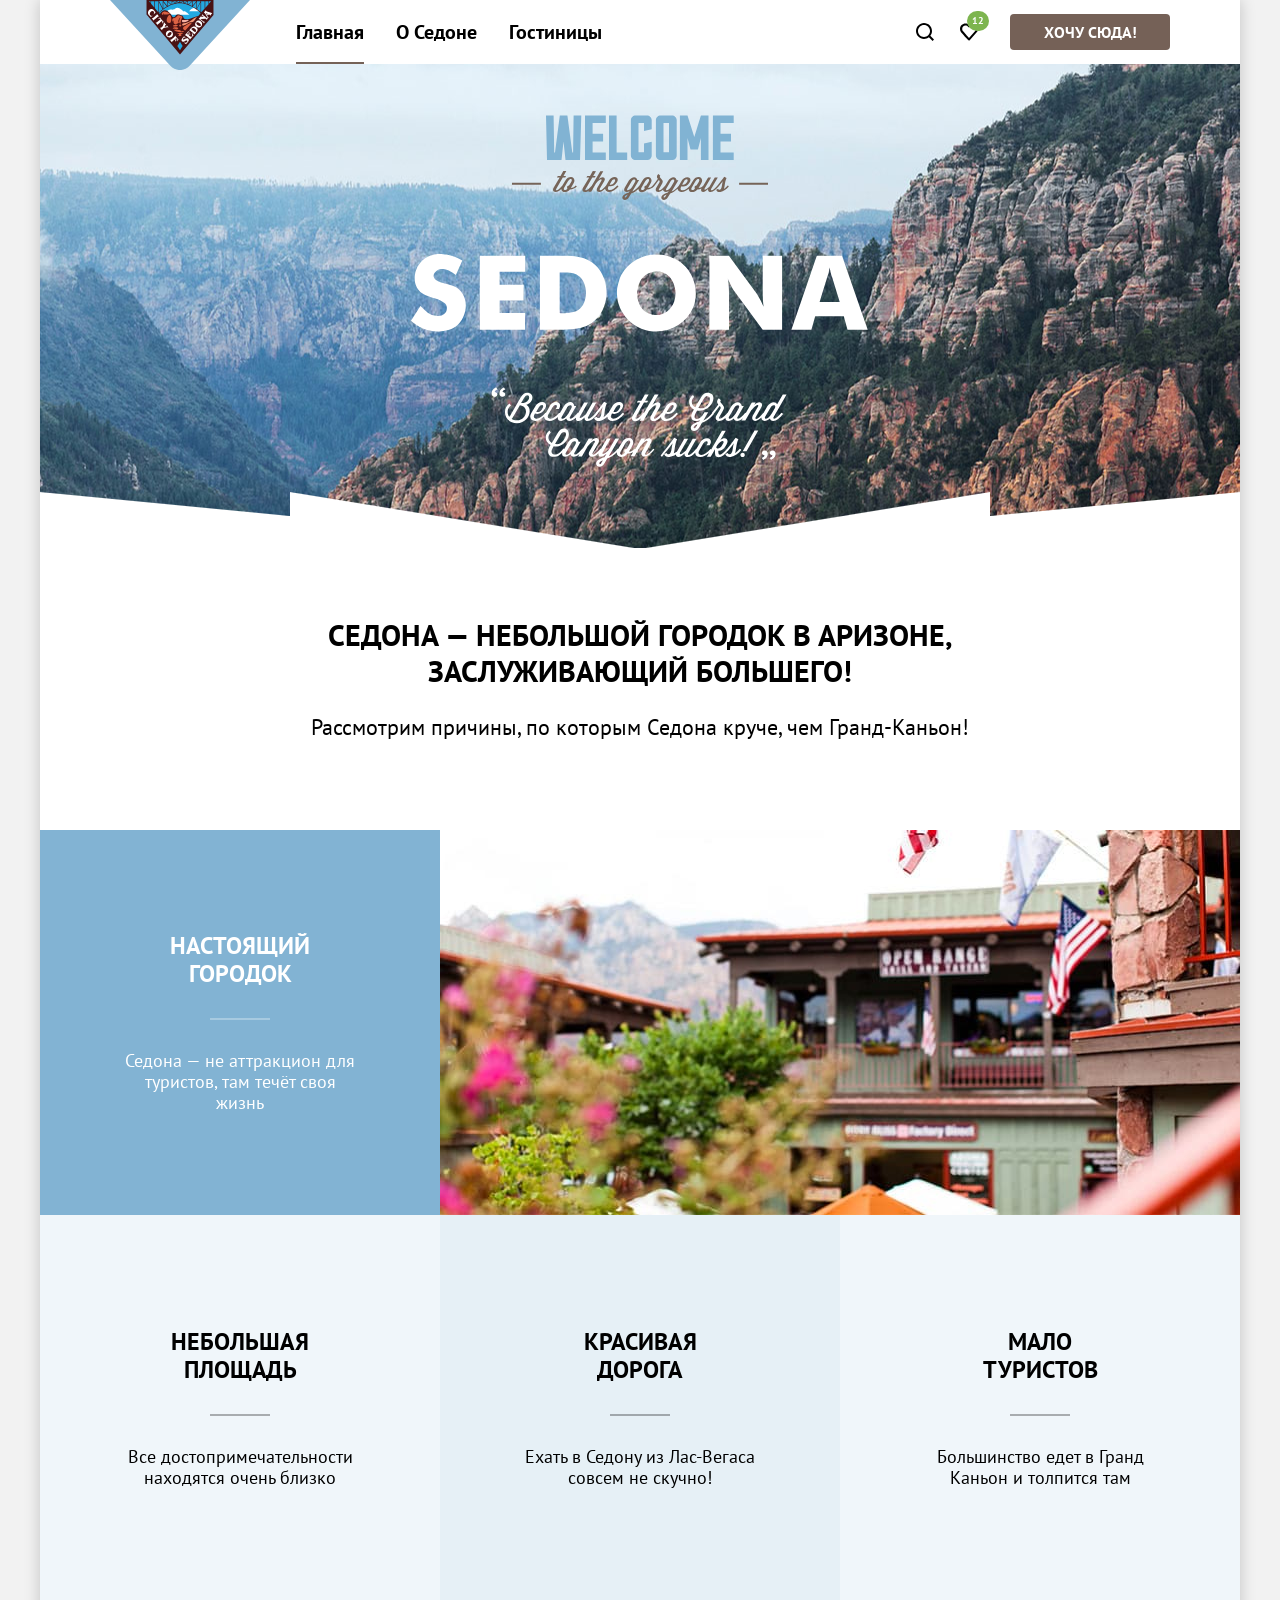
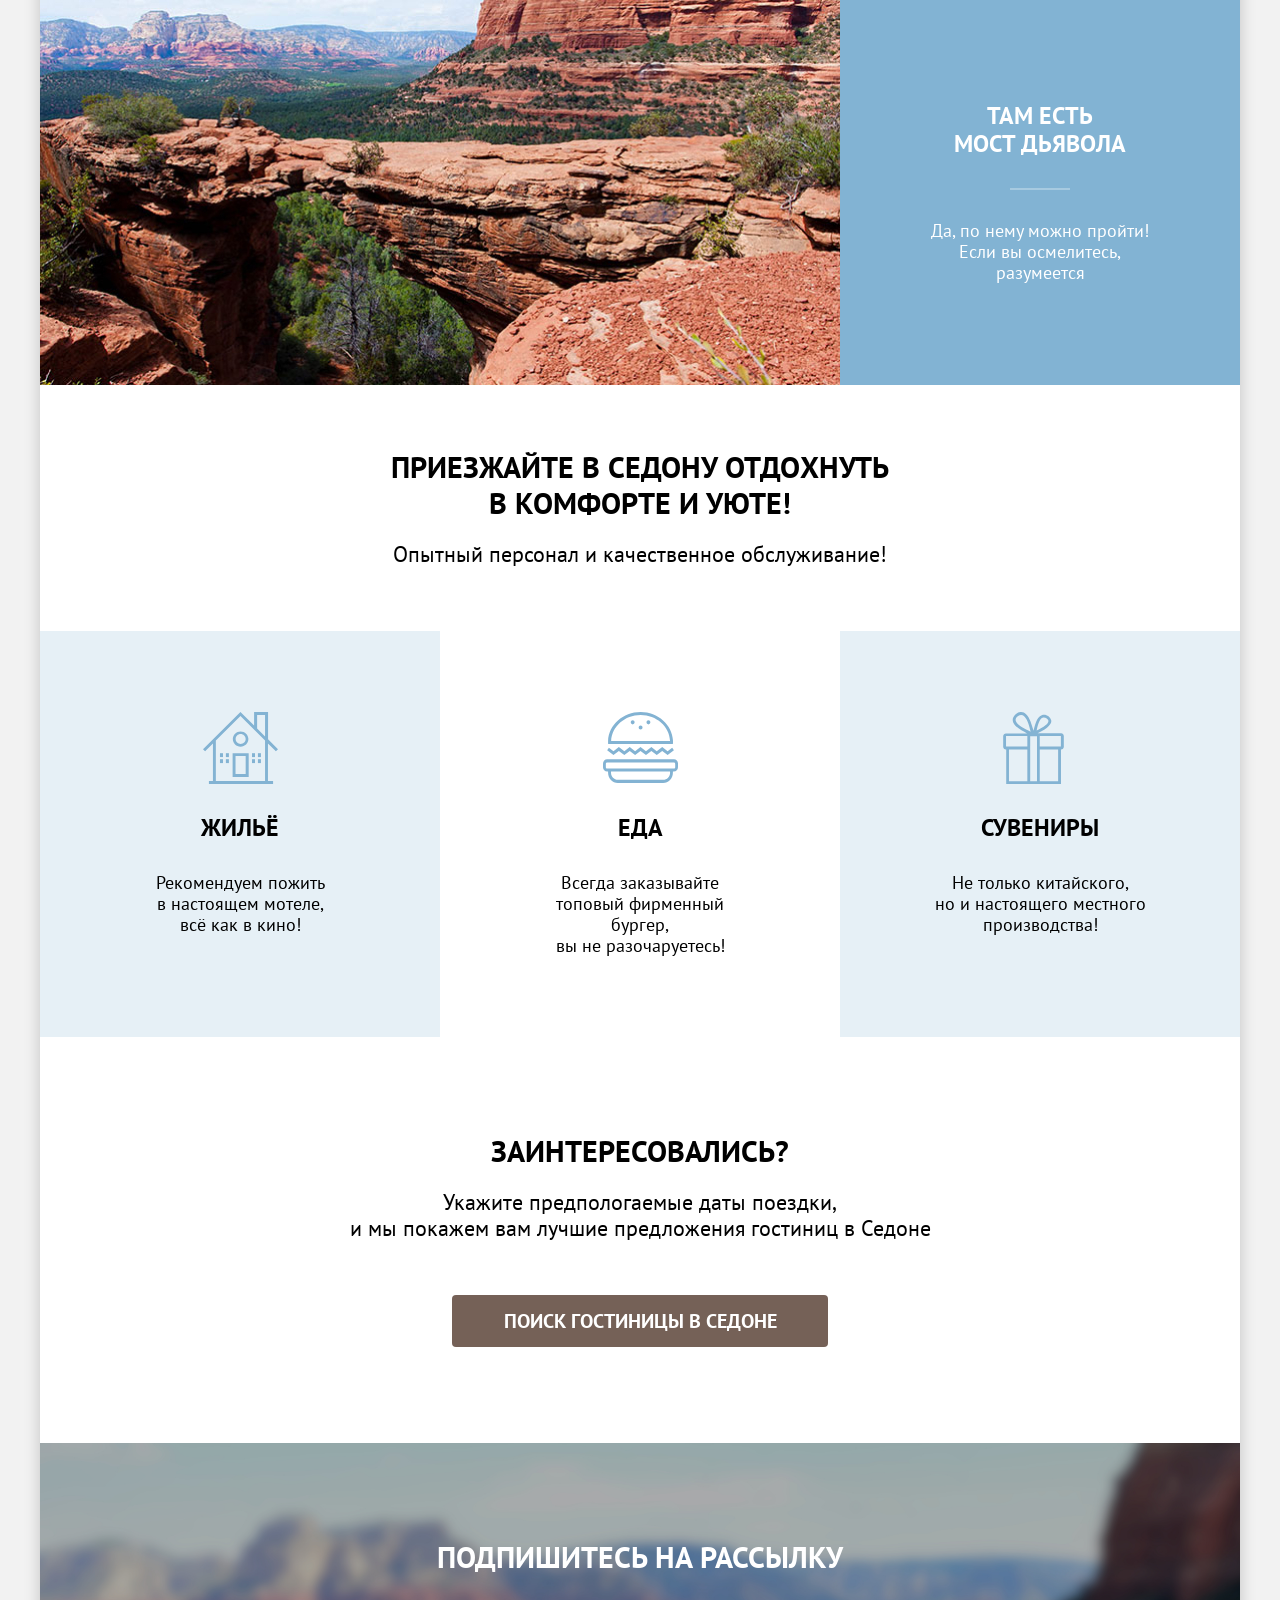
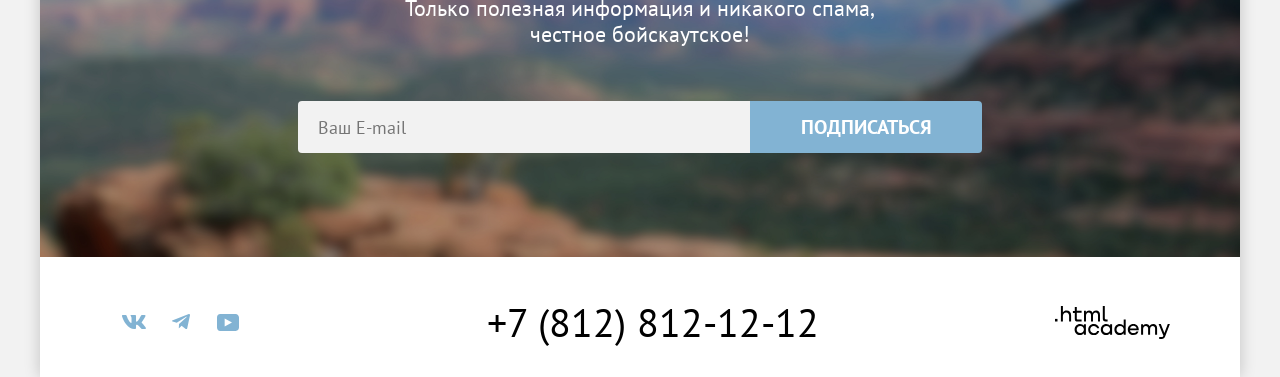
<file: index.html>
<!DOCTYPE html>
<html lang="ru">

  <head>
    <meta charset="utf-8">
    <title>HTML Academy: Седона</title>
    <link rel="stylesheet" href="styles/styles.css">
    <link rel="icon" href="favicon.ico" type="image/x-icon">
  </head>

  <body>
   <div class="page-container">
    <header class="page-header">
      <a class="logo" href="index.html">
        <img src="images/logo.svg" width="140" height="70" alt="Логотип Седона">
      </a>

      <nav class="navigation">
        <ul class="navigation-list">
          <li class="navigation-item">
            <a class="navigation-link active" href="#">
              <span class="navigation-text">Главная</span>
            </a>
          </li>
          <li class="navigation-item">
            <a class="navigation-link" href="#">
              <span class="navigation-text">О Седоне</span>
            </a>
          </li>
          <li class="navigation-item">
            <a class="navigation-link" href="catalog.html">
              <span class="navigation-text">Гостиницы</span>
            </a>
          </li>
        </ul>

        <ul class="navigation-list-buttons">
          <li class="navigation-item">
             <a class="navigation-button search" href="#">
              <span class="visually-hidden">Поиск</span>
             </a>
          </li>
          <li class="navigation-item">
             <a class="navigation-button favorite" href="#">
              <span class="visually-hidden">Избранное</span>
              <span class="favorite-number">12</span>
             </a>
          </li>
          <li class="navigation-item">
            <button class="join-button" type="button">Хочу сюда!</button>
          </li>
        </ul>
      </nav>
    </header>

    <main class="main-container page-main">

      <h1 class="page-main-title visually-hidden">Город Седона</h1>
      <section class="welcome">
        <h2 class="welcome-title title visually-hidden">Добро пожаловать в Седону!</h2>
        <img class="welcome-logo" src="images/welcome.svg" width="458" height="352" alt="Welcome to the gorgeous Sedona 'Because the Grand Canyon sucks!'">
      </section>

      <section class="advantages-preview">
        <h2 class="advantages-preview-title">Седона — небольшой городок в Аризоне,<br>заслуживающий большего!</h2>
        <p class="advantages-preview-description">Рассмотрим причины, по которым Седона круче, чем Гранд-Каньон!</p>
      </section>

      <section class="advantages">
        <h2 class="advantages-title visually-hidden">Преимущества</h2>
        <ul class="advantages-list">
          <li class="advantages-row blue">
           <div class="advantages-text">
            <h3 class="advantages-item-title blue">Настоящий<br>городок</h3>
            <p class="advantages-item-description blue">Седона — не аттракцион для<br>туристов, там течёт своя<br>жизнь</p>
           </div>
            <img class="advantages-img blue" src="images/photo-1.jpg" width="800" height="385" alt="Фото города">
          </li>
          <li class="advantages-small light-grey">
            <h3 class="advantages-item-title light-grey">Небольшая<br>площадь</h3>
            <p class="advantages-item-description">Все достопримечательности<br>находятся очень близко</p>
          </li>
          <li class="advantages-small grey">
            <h3 class="advantages-item-title grey">Красивая<br>дорога</h3>
            <p class="advantages-item-description">Ехать в Седону из Лас-Вегаса<br>совсем не скучно!</p>
          </li>
          <li class="advantages-small light-grey">
            <h3 class="advantages-item-title light-grey">Мало<br>туристов</h3>
            <p class="advantages-item-description">Большинство едет в Гранд<br>Каньон и толпится там</p>
          </li>
          <li class="advantages-row blue">
            <img class="advantages-img blue" src="images/photo-2.jpg" width="800" height="385" alt="Фото моста">
           <div class="advantages-text">
            <h3 class="advantages-item-title blue">Там есть<br>мост дьявола</h3>
            <p class="advantages-item-description blue">Да, по нему можно пройти!<br>Если вы осмелитесь,<br>разумеется</p>
           </div>
          </li>
        </ul>
      </section>

      <section class="service-main-preview">
        <h2 class="service-preview-title">Приезжайте в Седону отдохнуть<br>в комфорте и уюте!</h2>
        <p class="service-preview-description">Опытный персонал и качественное обслуживание!</p>
      </section>

      <section class="service-main">
        <ul class="service-list">
          <li class="service-item grey">
            <span class="service-icon home"></span>
            <h3 class="service-item-title">Жильё</h3>
            <p class="service-item-description">Рекомендуем пожить <br> в настоящем мотеле, <br> всё как в кино!</p>
          </li>
          <li class="service-item white">
            <span class="service-icon food"></span>
            <h3 class="service-item-title">Еда</h3>
            <p class="service-item-description">Всегда заказывайте <br> топовый фирменный бургер, <br> вы не разочаруетесь!</p>
          </li>
          <li class="service-item grey">
            <span class="service-icon gift"></span>
            <h3 class="service-item-title">Сувениры</h3>
            <p class="service-item-description">Не только китайского, <br> но и настоящего местного производства!</p>
          </li>
        </ul>
      </section>

      <section class="intresting">
        <h2 class="intresting-title">Заинтересовались?</h2>
        <p class="intresting-description">Укажите предпологаемые даты поездки, <br> и мы покажем вам лучшие предложения гостиниц в Седоне</p>
        <button class="intresting-button" type="button">Поиск гостиницы в Седоне</button>
      </section>

      <section class="subscribe-index">
        <h2 class="subscribe-title index">Подпишитесь на рассылку</h2>
        <p class="subscribe-description index">Только полезная информация и никакого спама, <br> честное бойскаутское!</p>
        <form class="subscribe-form">
          <label for="subscribe-email" class="visually-hidden">Ваш E-mail</label>
          <input id="subscribe-email" class="subscribe-field" type="email" required placeholder="Ваш E-mail">
          <button class="subscribe-button" type="submit">Подписаться</button>
        </form>
      </section>
    </main>

    <footer class="page-footer">
      <ul class="social-list">
        <li class="social-item">
          <a class="social-link vk" href="https://vk.com/htmlacademy" target="_blank" title="Группа вконтакте HTML Academy">
            <span class="visually-hidden">ВКонтакте</span>
          </a>
        </li>
        <li class="social-item">
          <a class="social-link tg" href="https://t.me/htmlacademy " target="_blank" title="Телеграмм-канал HTML Academy">
            <span class="visually-hidden">Telegram</span>
          </a>
        </li>
        <li class="social-item">
          <a class="social-link youtube" href="https://www.youtube.com/user/htmlacademyru" target="_blank" title="Ютуб-канал HTML Academy">
            <span class="visually-hidden">YouTube</span>
          </a>
        </li>
      </ul>
      <ul class="footer-number-list">
        <li class="footer-number-item">
          <a class="footer-number" href="tel:88128121212">+7 (812) 812-12-12</a>
        </li>
      </ul>
      <a class="contact-logo" href="https://htmlacademy.ru/"></a>
    </footer>
    
    <div class="modal-container">
      <div class="modal modal-search">
        <section class="modal-content">
          <h2 class="modal-title">Поиск гостиницы в Седоне</h2>
          <form class="modal-form">
            <div class="modal-row">
              <label for="date-from" class="modal-input-title">Дата заезда:</label>
              <div class="modal-input-main">
                <div class="modal-input-main form">
                  <input id="date-from" class="modal-input" type="text" value="27 апреля 2020" required>
                  <button class="modal-date-button" type="button">
                    <span class="visually-hidden">Выбрать дату</span>
                  </button>
                </div>
                <span class="modal-info warning">Мы не можем отправить вас в прошлое.</span>
              </div>
            </div>
            <div class="modal-row">
              <label for="date-out" class="modal-input-title">Дата выезда:</label>
              <div class="modal-input-main">
                <div class="modal-input-main form">
                    <input class="modal-input" id="date-out" type="text" value="1 сентября 2023" required>
                  <button class="modal-date-button" type="button">
                    <span class="visually-hidden">Выбрать дату</span>
                  </button>
                </div>
                <span class="modal-info accept">На эти даты есть свободные номера. Пока есть.</span>
              </div>
            </div>
            <div class="modal-row adults">
             <label for="inputAdult" class="modal-input-title">Взрослые:</label>
              <div class="modal-num-main adults">
                 <button class="modal-num-button icon-minus" type="button"></button>
                 <input id="inputAdult" class="modal-input modal-num" type="number" name="adult" value="2" min="0">
                 <button class="modal-num-button icon-plus" type="button"></button>
              </div>
             </div>
             <div class="modal-row child">
               <div class="modal-input-title input-title-child">
                 <label for="inputChild">Дети:</label>
                 <div class="tooltip">
                   <button class="tooltip-toggle" type="button">
                     <span class="visually-hidden">Подробнее о количестве детей</span>
                   </button>
                 <div class="tooltip-text">Укажите количество детей, которые будут с вами, возраст которых от 6 до 18 лет. Дети до 6 лет размещаются бесплатно.
                 </div>
               </div>
             </div>
             <div class="modal-num-main child">
               <button class="modal-num-button icon-minus" type="button"></button>
               <input id="inputChild" class="modal-input modal-num" type="number" name="child" value="2" min="0">
               <button class="modal-num-button icon-plus" type="button"></button>
             </div>
           </div>
           <button class="modal-search-button" type="button">Найти</button>
          </form>
        </section>
        <button class="modal-close-button" type="button">
          <span class="visually-hidden">Закрыть</span>
        </button>
      </div>
    </div>
   </div>

   <script>
    const modal = document.querySelector('.modal-container');
    const openBtn = document.querySelector('.intresting-button');
    const closeBtn = document.querySelector('.modal-close-button');

    openBtn.addEventListener('click', () => {
      modal.classList.add('is-open');
    });

    closeBtn.addEventListener('click', () => {
      modal.classList.remove('is-open');
    });

    modal.addEventListener('click', (e) => {
      if (e.target === modal) {
      modal.classList.remove('is-open');
    }
    });
  </script>
  </body>

</html>
</file>
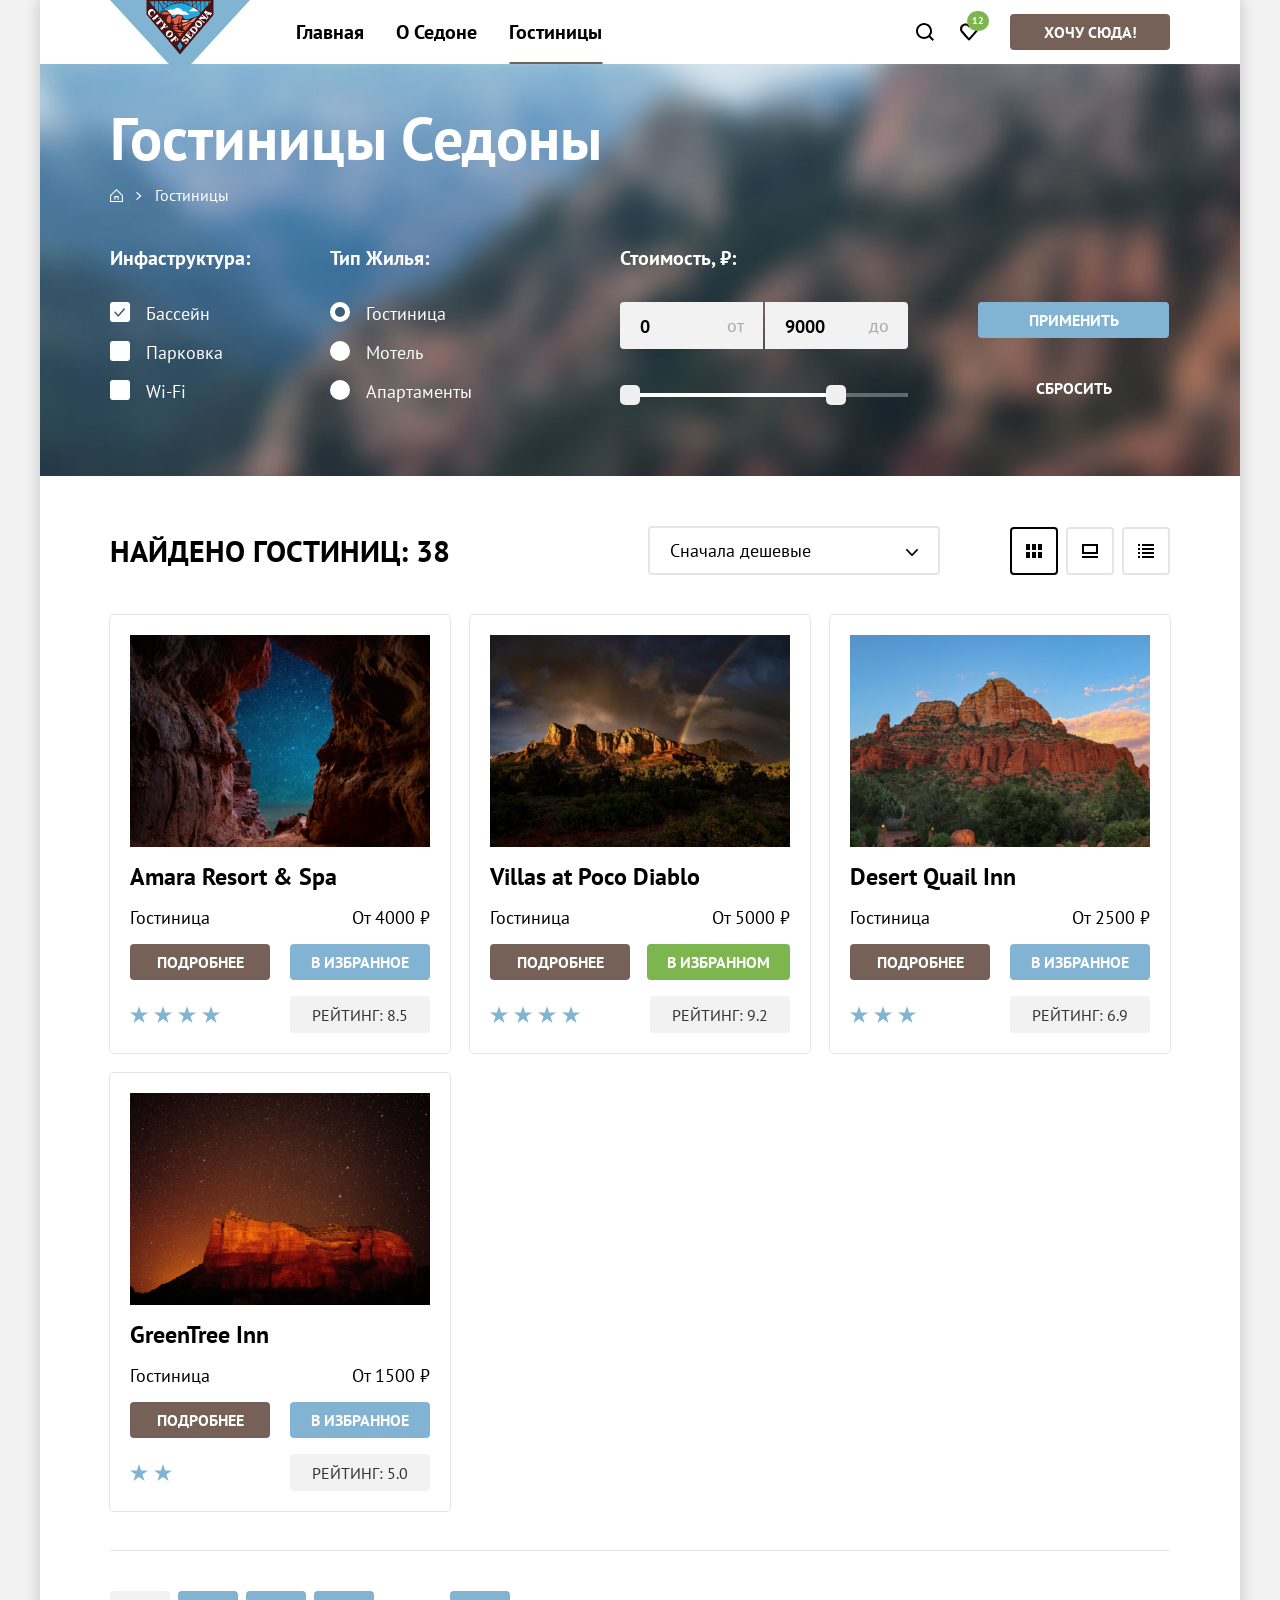
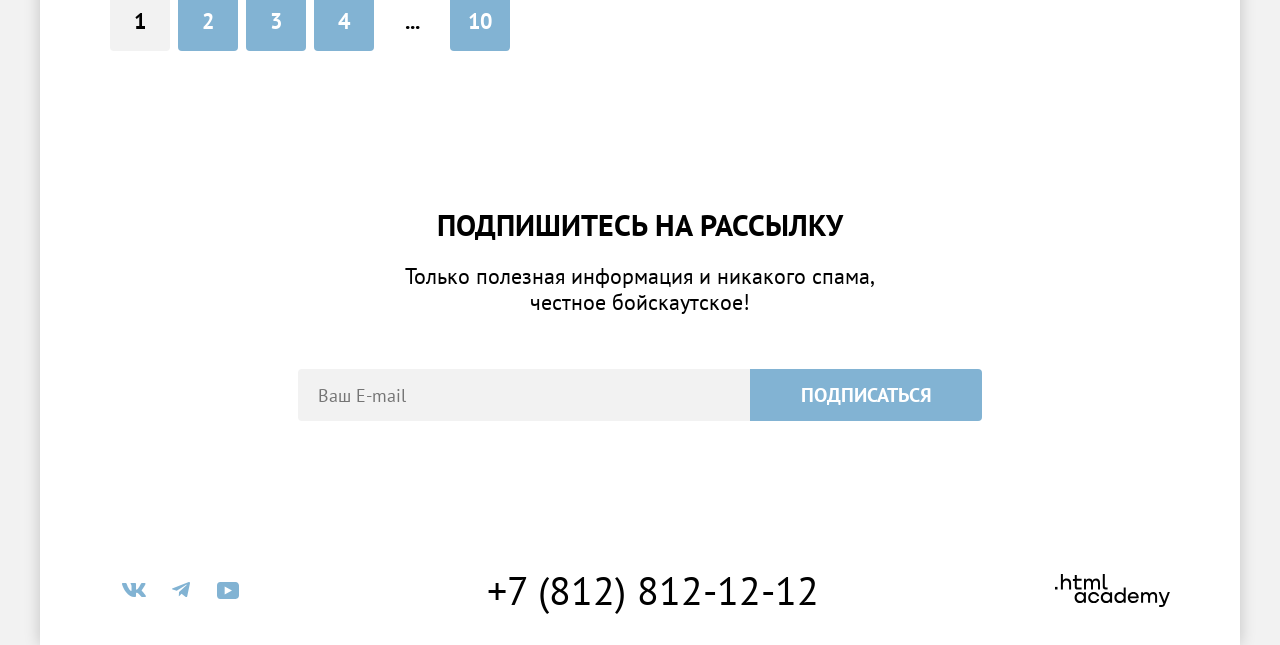
<file: catalog.html>
<!DOCTYPE html>
<html lang="ru">

  <head>
    <meta charset="utf-8">
    <title>HTML Academy: Седона</title>
    <link rel="stylesheet" href="styles/styles.css">
   <link rel="icon" href="favicon.ico" type="image/x-icon">
  </head>

  <body>
   <div class="page-container">
    <header class="page-header">
      <a class="logo" href="index.html">
        <img src="images/logo.svg" width="140" height="70" alt="Логотип Седона">
      </a>

      <nav class="navigation">
        <ul class="navigation-list">
          <li class="navigation-item">
            <a class="navigation-link" href="index.html">
              <span class="navigation-text">Главная</span>
            </a>
          </li>
          <li class="navigation-item">
            <a class="navigation-link" href="#">
              <span class="navigation-text">О Седоне</span>
            </a>
          </li>
          <li class="navigation-item">
            <a class="navigation-link active" href="#">
              <span class="navigation-text">Гостиницы</span>
            </a>
          </li>
        </ul>

        <ul class="navigation-list-buttons">
          <li class="navigation-item">
             <a class="navigation-button search" href="#">
              <span class="visually-hidden">Поиск</span>
             </a>
          </li>
          <li class="navigation-item">
             <a class="navigation-button favorite" href="#">
              <span class="visually-hidden">Избранное</span>
              <span class="favorite-number">12</span>
             </a>
          </li>
          <li class="navigation-item">
            <button class="join-button" type="button">Хочу сюда!</button>
          </li>
        </ul>
      </nav>
    </header>

    <main class="main-container page-main">
      <section class="filters">
        <h1 class="filters-title">Гостиницы Седоны</h1>
        <ul class="filters-breadcrumbs-list">
          <li class="filters-breadcrumbs-item">
            <a class="breadcrumbs-link index" href="index.html">
              <span class="visually-hidden">На главную</span>
            </a>
          </li>
          <li class="filters-breadcrumbs-item">
            <a class="breadcrumbs-link" href="catalog.html">
              <span>Гостиницы</span>
            </a>
          </li>
        </ul>

        <form class="filters-list">
         <fieldset class="filters-fieldset checkbox-group">
          <legend class="filters-subtitle">Инфаструктура:</legend>
          <label class="checkbox">
            <input type="checkbox" checked>
            <span class="checkbox-button"></span>
            <span class="checkbox-label">Бассейн</span>
          </label>
          <label class="checkbox">
            <input type="checkbox">
            <span class="checkbox-button"></span>
            <span class="checkbox-label">Парковка</span>
          </label>
          <label class="checkbox">
            <input type="checkbox">
            <span class="checkbox-button"></span>
            <span class="checkbox-label">Wi-Fi</span>
          </label>
        </fieldset>
        <fieldset class="filters-fieldset radio-group">
          <legend class="filters-subtitle">Тип жилья:</legend>
          <label class="radio">
            <input type="radio" name="plan" checked>
            <span class="radio-button"></span>
            <span class="radio-label">Гостиница</span>
          </label>
          <label class="radio">
            <input type="radio" name="plan">
            <span class="radio-button"></span>
            <span class="radio-label">Мотель</span>
          </label>
          <label class="radio">
            <input type="radio" name="plan">
            <span class="radio-button"></span>
            <span class="radio-label">Апартаменты</span>
          </label>
        </fieldset>
         <fieldset class="filters-fieldset price-group">
          <legend class="filters-subtitle">Стоимость, ₽:</legend>
          <p class="field-wrap">
           <label class="field field-from">
             <input type="number" name="price-from" value="0" min="0" />
             <span class="hint">От</span>
           </label>
           <label class="field field-to">
             <input type="number" name="price-to" value="9000" min="0" />
             <span class="hint">До</span>
           </label>
          </p>
           <div class="field-range">
            <div class="field-range-active">
              <button class="field-range-from" type="button" aria-label="Минимальное значение"></button>
              <button class="field-range-to" type="button" aria-label="Максимальное значение"></button>
            </div>
           </div>
         </fieldset>
         <fieldset class="filters-fieldset buttons-group">
            <button class="accept-button" type="button">Применить</button>
            <button class="clean-button" type="button">Сбросить</button>
         </fieldset>
        </form>
      </section>

      <section class="catalog-filters">
        <h2 class="catalog-filters-title">Найдено гостиниц: <span>38</span></h2>
        <select class="sorting">
          <option value="cheap">Сначала дешевые</option>
          <option value="expensive">Сначала дорогие</option>
          <option value="popular">Сначала популярные</option>
        </select>
        <ul class="display-list">
          <li class="display-item checked tile">
            <a class="display-link checked tile" href="#" aria-label="Вид: плитка, выбран"></a>
          </li>
          <li class="display-item card">
            <a class="display-link card" href="#" aria-label="Вид: карточки"></a>
          </li>
          <li class="display-item list">
            <a class="display-link list" href="#" aria-label="Вид: список"></a>
          </li>
        </ul>
      </section>

      <section class="catalog">
        <ul class="catalog-list">
          <li class="catalog-item">
           <div class="image-container">
            <img class="hotel-image" src="images/hotel-1.jpg" width="300" height="212" alt="Фото Amara Resort & Spa">
           </div>
            <h3 class="catalog-item-title">Amara Resort & Spa</h3>
            <p class="catalog-info">Гостиница<span>От 4000 ₽</span></p>
           <div class="catalog-botton-container">
            <button class="catalog-botton more-button" type="button">Подробнее</button>
            <button class="like-button" type="button">В избранное</button>
           </div>
           <div class="catalog-rate-container">
            <p class="catalog-stars four"></p>
            <p class="catalog-rating">Рейтинг: 8.5</p>
           </div>
          </li>
          <li class="catalog-item">
           <div class="image-container">
            <img class="hotel-image" src="images/hotel-2.jpg" width="300" height="212" alt="Фото Villas at Poco Diablo">
           </div>
            <h3 class="catalog-item-title">Villas at Poco Diablo</h3>
            <p class="catalog-info">Гостиница<span>От 5000 ₽</span></p>
            <div class="catalog-botton-container">
            <button class="catalog-botton more-button" type="button">Подробнее</button>
            <button class="like-button checked" type="button">В избранном</button>
           </div>
           <div class="catalog-rate-container">
            <p class="catalog-stars four"></p>
            <p class="catalog-rating">Рейтинг: 9.2</p>
           </div>
          </li>
          <li class="catalog-item">
           <div class="image-container">
            <img class="hotel-image" src="images/hotel-3.jpg" width="300" height="212" alt="Фото Desert Quail Inn">
           </div>
            <h3 class="catalog-item-title">Desert Quail Inn</h3>
            <p class="catalog-info">Гостиница<span>От 2500 ₽</span></p>
           <div class="catalog-botton-container">
            <button class="catalog-botton more-button" type="button">Подробнее</button>
            <button class="like-button" type="button">В избранное</button>
           </div>
           <div class="catalog-rate-container">
            <p class="catalog-stars three"></p>
            <p class="catalog-rating">Рейтинг: 6.9</p>
           </div>
          </li>
          <li class="catalog-item">
           <div class="image-container">
            <img class="hotel-image" src="images/hotel-4.jpg" width="300" height="212" alt="Фото GreenTree Inn">
           </div>
            <h3 class="catalog-item-title">GreenTree Inn</h3>
            <p class="catalog-info">Гостиница<span>От 1500 ₽</span></p>
           <div class="catalog-botton-container">
            <button class="catalog-botton more-button" type="button">Подробнее</button>
            <button class="like-button" type="button">В избранное</button>
           </div>
           <div class="catalog-rate-container">
            <p class="catalog-stars two"></p>
            <p class="catalog-rating">Рейтинг: 5.0</p>
           </div>
          </li>
        </ul>

        <ul class="catalog-pagination-list">
          <li class="catalog-pagination-item current">
            <a class="pagination-item current" aria-current="page">1</a>
          </li>
          <li class="catalog-pagination-item next">
            <a href="#" class="pagination-item next">2</a>
          </li>
          <li class="catalog-pagination-item next">
            <a href="#" class="pagination-item next">3</a>
          </li>
          <li class="catalog-pagination-item next">
            <a href="#" class="pagination-item next">4</a>
          </li>
          <li class="pagination-item dotted">...</li>
          <li class="catalog-pagination-item next">
            <a href="#" class="pagination-item next">10</a>
          </li>
        </ul>
      </section>

      <section class="subscribe-catalog">
        <h2 class="subscribe-title">Подпишитесь на рассылку</h2>
        <p class="subscribe-description">Только полезная информация и никакого спама, <br> честное бойскаутское!</p>
        <form class="subscribe-form">
          <label for="subscribe-email" class="visually-hidden">Ваш E-mail</label>
          <input id="subscribe-email" class="subscribe-field" type="email" required placeholder="Ваш E-mail">
          <button class="subscribe-button" type="submit">Подписаться</button>
        </form>
      </section>
    </main>

    <footer class="page-footer">
     <ul class="social-list">
        <li class="social-item">
          <a class="social-link vk" href="https://vk.com/htmlacademy" target="_blank" title="Группа вконтакте HTML Academy">
            <span class="visually-hidden">ВКонтакте</span>
          </a>
        </li>
        <li class="social-item">
          <a class="social-link tg" href="https://t.me/htmlacademy " target="_blank" title="Телеграмм-канал HTML Academy">
            <span class="visually-hidden">Telegram</span>
          </a>
        </li>
        <li class="social-item">
          <a class="social-link youtube" href="https://www.youtube.com/user/htmlacademyru" target="_blank" title="Ютуб-канал HTML Academy">
            <span class="visually-hidden">YouTube</span>
          </a>
        </li>
      </ul>
      <ul class="footer-number-list">
        <li class="footer-number-item">
          <a class="footer-number" href="tel:88128121212">+7 (812) 812-12-12</a>
        </li>
      </ul>
      <a class="contact-logo" href="https://htmlacademy.ru/"></a>
    </footer>
   </div>
  </body>
</html>
</file>
<file: styles/styles.css>
@font-face {
    font-family: "PT Sans";
    font-style: normal;
    font-weight: 400;
    src: url("../fonts/ptsans-400.woff2") format("woff2");
    font-display: swap;
}

@font-face {
    font-family: "PT Sans";
    font-style: normal;
    font-weight: 700;
    src: url("../fonts/ptsans-700.woff2") format("woff2");
    font-display: swap;
}

*,
*::before,
*::after {
  box-sizing: border-box;
}

html {
  height: 100%;
}

body {
  margin: 0;
  display: flex;
  flex-direction: column;
  min-height: 100%;
  margin-left: 40px;
  margin-right: 40px;
  font-family: "PT Sans", sans-serif;
  font-size: 22px;
  line-height: 26px;
  font-weight: 400;
  color: #000000;
  background-color: #F2F2F2;
}

.visually-hidden {
  position: absolute;
  width: 1px;
  height: 1px;
  margin: -1px;
  padding: 0;
  border: 0;
  clip: rect(0 0 0 0);
  overflow: hidden;
}

input[type="number"]::-webkit-outer-spin-button,
input[type="number"]::-webkit-inner-spin-button {
  -webkit-appearance: none;
}

input[type='number'],
input[type="number"]:hover,
input[type="number"]:focus {
  appearance: none;
  -moz-appearance: textfield;
}

.main-container {
  flex-grow: 1;
}

.page-container {
  max-width: 1200px;
  margin: 0 auto;
  box-shadow: 0 0 15px 0 #00000033;
}

.page-header {
  display: flex;
  color: #000000;
  background-color: #FFFFFF;
  padding: 0 70px;
  align-items: start;
}

.logo {
  margin-bottom: -12px;
}

.navigation {
  display: flex;
  flex-grow: 1;
}

.navigation-list {
  display: flex;
  flex-wrap: wrap;
  margin: 0;
  padding: 0;
  flex-grow: 1;
  margin-left: 30px;
  list-style-type: none;
}

.navigation-list-buttons {
  display: flex;
  margin: 0;
  padding: 0;
  align-items: start;
  list-style-type: none;
}

.navigation-link {
  display: inline-block;
  position: relative;
  padding: 19px 16px;
  font-size: 20px;
  font-weight: 700;
  color: #000000;
  text-decoration: none;
  transition: 0.2s ease;
}

.navigation-text {
  position: relative;
}

.navigation-link::after {
  content: "";
  position: absolute;
  left: 50%;
  bottom: 0;
  height: 2px;
  width: 0;
  background: #756257;
  transform: translateX(-50%);
  transition: width 0.3s ease;
}

.navigation-link:hover::after,
.navigation-link:focus-visible::after,
.navigation-link.active::after {
  width: calc(100% - 32px);
}

.navigation-link:active {
  opacity: 0.5;
}

.navigation-button {
  display: block;
  padding: 18px 12px;
  padding-right: 32px;
  font-size: 20px;
  line-height: 24px;
  font-weight: 700;
  text-align: center;
  color: #000000;
  text-decoration: none;
  width: 44px;
  height: 64px;
  background-size: 18px 18px;
  background-repeat: no-repeat;
  background-position: center;
  transition: 0.2s ease;
}

.navigation-button.search {
  background-image: url(../icons/search.svg);
}

.navigation-button.favorite {
  background-image: url(../icons/favourite.svg);
  margin-right: 19px;
}

.navigation-button:hover {
  opacity: 0.7;
}

.navigation-button:active {
  opacity: 0.5;
}

.favorite-number {
  position: absolute;
  top: 11px;
  margin-left: 8px;
  padding: 5px;
  font-size: 10px;
  line-height: 10px;
  color: #FFFFFF;
  background-color: #7DB54F;
  border-radius: 10px;
  max-width: 50px;
}

.join-button {
  font-family: inherit;
  border: none;
  border-radius: 4px;
  width: 160px;
  min-height: 36px;
  padding: 8px 20px;
  font-size: 16px;
  line-height: 20px;
  font-weight: 700;
  text-align: center;
  margin-top: 14px;
  color: #FFFFFF;
  background-color: #756157;
  text-transform: uppercase;
  cursor: pointer;
  transition: 0.2s ease;
}

.join-button:hover {
  background-color: #615048;
}

.join-button:focus {
  background-color: #615048;
}

.join-button:active {
  color: #9E9089;
}

.join-button:disabled {
  background-color: #E5E5E5;
}

.page-main {
  color: #000000;
  background-color: #FFFFFF;
}

.welcome {
  background-image: url("../images/devider.png"), url("../images/index-background.jpg");
  text-align: center;
  background-size: 100% auto, cover;
  background-position: center bottom -1px, center;
  background-repeat: no-repeat;
  background-color: #82B3D3;
  padding-bottom: 76px;
  padding-top: 51px;
}

.advantages-preview {
  margin-top: 0;
  padding: 69px 0 90px;
}

.advantages-preview-title {
  font-size: 30px;
  line-height: 36px;
  font-weight: 700;
  text-align: center;
  text-transform: uppercase;
  margin: 0 0 25px;
}

.advantages-preview-description {
    text-align: center;
    margin: 0;
}

.advantages-list {
  display: flex;
  flex-wrap: wrap;
  margin: 0;
  padding: 0;
  list-style-type: none;
}

.advantages-row {
  display: flex;
  margin: 0;
}

.advantages-item-title {
  position: relative;
  margin: 0;
  margin-bottom: 62px;
  font-size: 24px;
  line-height: 28px;
  font-weight: 700;
  text-align: center;
  text-transform: uppercase;
}

.advantages-item-title::after {
  content: "";
  position: absolute;
  bottom: -32px;
  left: 50%;
  transform: translateX(-50%);
  width: 60px;
  height: 2px;
}

.advantages-item-title.blue::after {
  background-color: #A7CAE0;
}

.advantages-item-title.light-grey::after {
  background-color: #0000004D;
}

.advantages-item-title.grey::after {
  background-color: #A0A7AC;
}


.advantages-item-description {
  font-size: 18px;
  line-height: 21px;
  text-align: center;
  margin: 0;
}

.advantages-text {
  width: 400px;
  display: flex;
  flex-direction: column;
  justify-content: center;
  align-items: center;
  margin: 0;
}

.advantages-row img {
  width: 800px;
  display: block;
  margin: 0;
}

.advantages-small {
  width: 400px;
  min-height: 385px;
  display: flex;
  flex-direction: column;
  justify-content: center;
  align-items: center;
}

.blue {
    color: #FFFFFF;
    background-color: #82B3D3;
    text-align: center;
}

.light-grey {
    color: #000000;
    background-color: #F0F6FA;
    text-align: center;
}

.grey {
    color: #000000;
    background-color: #E6F0F6;
    text-align: center;
}

.service-main-preview {
    margin-top: 0;
    padding: 64px 0;
}

.service-preview-title {
    font-size: 30px;
    line-height: 36px;
    font-weight: 700;
    text-align: center;
    text-transform: uppercase;
    margin: 0 0 20px;
}

.service-preview-description {
    text-align: center;
    margin: 0;
}

.service-list {
    display: flex;
    margin: 0;
    padding: 0;
    justify-content: flex-start;
    flex-wrap: wrap;
    list-style-type: none;
}

.service-item {
    width: 400px;
    padding: 81px 85px;
}

.service-icon {
    display: block;
    margin-left: auto;
    margin-right: auto;
    margin-bottom: 30px;
    width: 75px;
    height: 72px;
    background-size: contain;
    background-repeat: no-repeat;
}

.service-icon.home {
    background-image: url(../icons/services-house.svg);
}

.service-icon.food {
    background-image: url(../icons/services-food.svg);
}

.service-icon.gift {
    background-image: url(../icons/services-gift.svg);
}

.service-item-title {
    font-size: 24px;
    line-height: 28px;
    font-weight: 700;
    text-align: center;
    text-transform: uppercase;
    margin: 0 0 30px;
}

.service-item-description {
    font-size: 18px;
    line-height: 21px;
    text-align: center;
    margin: 0;
}

.intresting {
    margin-top: 0;
    padding: 96px 0;
}

.intresting-title {
    font-size: 30px;
    line-height: 36px;
    font-weight: 700;
    text-align: center;
    text-transform: uppercase;
    margin: 0 0 20px;
}

.intresting-description {
    font-size: 22px;
    line-height: 26px;
    text-align: center;
    margin: 0;
    margin-bottom: 54px;
}

.intresting-button {
    font-family: inherit;
    border: none;
    border-radius: 4px;
    display: block;
    margin: 0 auto;
    font-size: 20px;
    min-width: 376px;
    min-height: 52px;
    padding: 8px 20px;
    line-height: 36px;
    font-weight: 700;
    text-align: center;
    color: #FFFFFF;
    background-color: #756157;
    text-transform: uppercase;
    cursor: pointer;
    transition: 0.2s ease;
}

.intresting-button:hover {
  background-color: #615048;
}

.intresting-button:focus {
  background-color: #615048;
}

.intresting-button:active {
  color: #9E9089;
}

.intresting-button:disabled {
  background-color: #E5E5E5;
}

.filters {
    margin-top: 0;
    background-image: url("../images/catalog-background.jpg");
    background-size: cover;
    background-repeat: no-repeat;
    background-position: center;
    background-color: #578CAE;
    padding: 35px 70px 70px;
}

.filters-title {
    margin: 0 0 8px;
    font-size: 60px;
    line-height: 78px;
    font-weight: 700;
    color: #FFFFFF;
}

.filters-breadcrumbs-list {
  display: flex;
  align-items: center;
  flex-wrap: wrap;
  margin: 0 0 40px;
  padding: 0;
  list-style-type: none;
}

.filters-breadcrumbs-item {
  display: flex;
  align-items: center;
}

.filters-breadcrumbs-item:not(:last-child)::after {
  content: "";
  width: 8px;
  height: 8px;
  margin: 0 12px;
  background-image: url("../icons/arrow-white.svg");
  background-repeat: no-repeat;
  background-position: center;
  background-size: contain;
}

.breadcrumbs-link {
  font-size: 16px;
  line-height: 21px;
  color: #FFFFFF;
  text-decoration: none;
}

.breadcrumbs-link.index {
  display: block;
  mask-image: url("../icons/index.svg");
  min-width: 13px;
  min-height: 21px;
  mask-size: 13px 13px;
  mask-position: center;
  mask-repeat: no-repeat;
  background-color: #FFFFFF;
}

.filters-list {
  display: flex;
  gap: 70px;
  flex-wrap: wrap;
  align-items: flex-start;
  list-style-type: none;
}

.filters-fieldset {
  display: flex;
  flex-direction: column;
  gap: 16px;
  margin: 0;
  padding: 0;
  border: none;
  min-width: 0;
}

.filters-subtitle {
  font-size: 20px;
  line-height: 24px;
  font-weight: 700;
  color: #FFFFFF;
  text-decoration: none;
  text-transform: capitalize;
  margin: 0 0 32px;
  padding: 0;
}

.checkbox-group {
  width: 150px;
  flex-shrink: 0;
}

.checkbox {
  display: flex;
  align-items: flex-start;
  gap: 16px;
  width: 100%;
  cursor: pointer;
  user-select: none;
  position: relative;
}

.checkbox input {
  position: absolute;
  opacity: 0;
  pointer-events: none;
}

.checkbox-button {
  position: relative;
  width: 20px;
  height: 20px;
  border-radius: 3px;
  background: #FFFFFF;
  flex-shrink: 0;
  transition:
    border-color 0.2s ease,
    background-color 0.2s ease,
    box-shadow 0.2s ease;
}

.checkbox-button::after {
  content: "";
  position: absolute;
  left: 4px;
  top: 50%;
  width: 12px;
  height: 10px;
  background-image: url("../icons/checkbox.svg");
  background-repeat: no-repeat;
  background-position: center;
  background-size: contain;
  transform: translateY(-50%) scale(0.5);
  opacity: 0;
  transition: transform 0.2s ease;
}

.checkbox-label {
  line-height: 1.28;
  color: #FFFFFF;
  font-size: 18px;
  flex: 1;
  min-width: 0;
  overflow-wrap: break-word;
}

.checkbox:hover {
  opacity: 50%;
  transition: 0.2s ease;
}

.checkbox input:checked + .checkbox-button::after {
  transform: translateY(-50%) scale(1);
  opacity: 1;
}

.checkbox input:focus-visible + .checkbox-button {
  outline: 3px solid #83B3D3;
}

.radio-group {
  margin-right: 70px;
  width: 150px;
  flex-shrink: 0;
}

.radio {
  display: flex;
  align-items: flex-start;
  gap: 16px;
  width: 100%;
  cursor: pointer;
  user-select: none;
  position: relative;
}

.radio input {
  position: absolute;
  opacity: 0;
  pointer-events: none;
}

.radio-button {
  position: relative;
  width: 20px;
  height: 20px;
  border-radius: 50%;
  background: #FFFFFF;
  flex-shrink: 0;
}

.radio-button::after {
  content: "";
  position: absolute;
  left: 5px;
  top: 50%;
  transform: translateY(-50%) scale(0);
  width: 10px;
  height: 10px;
  border-radius: 50%;
  background: #3F5E72;
  transition: transform 0.2s ease;
}

.radio-label {
  line-height: 1.28;
  color: #FFFFFF;
  font-size: 18px;
  flex: 1;
  min-width: 0;
  overflow-wrap: break-word;
}

.radio:hover {
  opacity: 50%;
  transition: 0.2s ease;
}

.radio input:checked + .radio-button::after {
  transform: translateY(-50%) scale(1);
}

.radio input:focus-visible + .radio-button {
  outline: 3px solid #83B3D3;
}

.field-wrap {
  display: flex;
  gap: 2px;
  margin: 0 0 28px;
}

.field {
  display: flex;
  align-items: center;
  cursor: pointer;
  user-select: none;
  position: relative;
}

.field input {
  font-family: inherit;
  font-weight: 700;
  font-size: 18px;
  width: 143px;
  padding: 13px 30px 11px 20px;
  border: none;
  background-color: #f2f2f2;
}

.field-from input {
  border-radius: 4px 0 0 4px;
}

.field-to input {
  border-radius: 0 4px 4px 0;
}

.hint {
  position: absolute;
  z-index: 1;
  top: 50%;
  transform: translateY(-50%);
  right: 19px;
  font-size: 18px;
  line-height: 133%;
  text-transform: lowercase;
  color: #0000004D;
}

.field-range {
  position: relative;
  width: 100%;
  height: 4px;
  background-color: #FFFFFF4D;
}

.field-range-active {
  position: absolute;
  width: 226px;
  height: 4px;
  background-color: #FFFFFF;
}

.field-range-from {
  left: 0;
}

.field-range-to {
  right: 0;
}

.field-range-active button {
  position: absolute;
  top: 50%;
  width: 20px;
  height: 20px;
  border-radius: 5px;
  border: none;
  cursor: pointer;
  transform: translateY(-50%);
}

.buttons-group {
  display: flex;
  flex-direction: column;
  gap: 32px;
  margin: 0;
  margin-top: 56px;
  padding: 0;
}

.accept-button {
  font-family: inherit;
  border: none;
  border-radius: 4px;
  display: block;
  margin: 0 auto;
  font-size: 16px;
  min-width: 191px;
  min-height: 36px;
  padding: 8px 20px;
  line-height: 20px;
  font-weight: 700;
  text-align: center;
  color: #FFFFFF;
  background-color: #82B3D3;
  text-transform: uppercase;
  cursor: pointer;
  transition: 0.2s ease;
}

.accept-button:hover {
  background-color: #68A2CA;
}

.accept-button:focus {
  background-color: #68A2CA;
}

.accept-button:active {
  color: #A7CAE0;
}

.accept-button:disabled {
  background-color: #E5E5E5;
}

.clean-button {
    font-family: inherit;
    border: none;
    border-radius: 4px;
    display: block;
    margin: 0 auto;
    font-size: 16px;
    min-width: 191px;
    min-height: 36px;
    padding: 8px 20px;
    line-height: 20px;
    font-weight: 700;
    text-align: center;
    color: #FFFFFF;
    background-color: transparent;
    text-transform: uppercase;
    cursor: pointer;
    transition: 0.2s ease;
}

.clean-button:hover {
  color: #BAC4C6;
}

.clean-button:focus {
  outline: 2px solid #82B3D3;
  border-radius: 4px;
  color: #FFFFFF;
}

.clean-button:active {
  color: #8A8D80;
  border: none;
}

.clean-button:disabled {
  background-color: #70665B;
}

.catalog-filters {
    display: flex;
    padding: 50px 70px 40px;
    align-items: center;
}

.catalog-filters-title {
    font-size: 30px;
    line-height: 36px;
    font-weight: 700;
    margin: 0;
    text-transform: uppercase;
}

.sorting {
  appearance: none;
  font-family: inherit;
  border: 2px solid #E5E5E5;
  border-radius: 4px;
  margin-left: auto;
  width: 292px;
  height: 49px;
  font-size: 18px;
  line-height: 21px;
  color: #000000;
  text-decoration: none;
  padding-left: 20px;
  cursor: pointer;
  background: #FFFFFF;
  background-image: url("../icons/arrow-black.svg");
  background-repeat: no-repeat;
  background-position: right 20px top 21px;
  background-size: 12px 8px;
  transition: 0.2s ease;
}

.sorting:hover {
  border-color: #68A2CA;
}

.sorting:focus {
  border-color: #68A2CA;
}

.sorting:disabled {
  border-color: #B3B3B3;
  color: #B3B3B3;
}

.display-list {
    padding: 0;
    margin: 0;
    display: flex;
    gap: 8px;
    max-width: 160px;
    min-height: 48px;
    margin-left: 70px;
    cursor: pointer;
    list-style-type: none;
}

.display-link {
  display: block;
  width: 48px;
  height: 48px;
  border: 2px solid #E5E5E5;
  border-radius: 4px;
  background-repeat: no-repeat;
  background-position: center;
  background-size: 16px 14px;
  transition: 0.2s ease;
}

.display-link.checked {
  border: 2px solid #000000;
}

.display-link.tile {
  background-image: url(../icons/view-tile.svg);
}

.display-link.card {
  background-image: url(../icons/view-card.svg);
}

.display-link.list {
  background-image: url(../icons/view-list.svg);
}

.display-link:hover {
  border-color: #000000;
}

.display-link:active {
  border-color: #000000;
}

.display-link:focus {
  outline: none;
}

.display-link:focus-visible {
  border-color: #68A2CA;
}

.catalog {
  padding: 0 70px 60px;
}

.catalog-list {
  display: flex;
  padding-left: 0;
  gap: 20px;
  flex-wrap: wrap;
  margin: 0;
  margin-bottom: 80px;
  padding: 0;
  position: relative;
  list-style-type: none;
}

.catalog-list::after {
  content: "";
  position: absolute;
  left: 0;
  bottom: -40px;
  width: 100%;
  height: 1px;
  background: #E5E5E5;
}

.catalog-item {
  width: 340px;
  padding-left: 20px;
  padding: 20px;
  outline: 1px solid #E5E5E5;
  border-radius: 4px;
}

.image-container {
  width: 300px;
  height: 212px;
  overflow: hidden;
}

.hotel-image {
  width: 100%;
  height: 100%;
  object-fit: cover;
  object-position: center;
}

.catalog-item-title {
  font-size: 24px;
  line-height: 28px;
  font-weight: 700;
  margin: 0;
  margin-top: 16px;
}

.catalog-info {
  display: grid;
  grid-template-columns: auto auto;
  justify-content: space-between;
  font-size: 18px;
  line-height: 117%;
  margin: 0;
  margin-top: 16px;
}

.catalog-botton-container {
  display: grid;
  grid-template-columns: auto auto;
  justify-content: space-between;
  margin: 0;
  margin-top: 16px;
}

.more-button {
  font-family: inherit;
  border: none;
  border-radius: 4px;
  margin: 0 auto;
  font-size: 16px;
  min-width: 140px;
  min-height: 36px;
  padding: 8px 20px;
  line-height: 20px;
  font-weight: 700;
  text-align: center;
  color: #FFFFFF;
  background-color: #756157;
  text-transform: uppercase;
  cursor: pointer;
  transition: 0.2s ease;
}

.more-button:hover {
  background-color: #615048;
}

.more-button:focus {
  background-color: #615048;
}

.more-button:active {
  color: #9E9089;
}

.more-button:disabled {
  background-color: #E5E5E5;
}

.like-button {
    font-family: inherit;
    border: none;
    border-radius: 4px;
    margin: 0 auto;
    font-size: 16px;
    min-width: 140px;
    min-height: 36px;
    padding: 8px 20px;
    line-height: 20px;
    font-weight: 700;
    text-align: center;
    color: #FFFFFF;
    background-color: #82B3D3;
    text-transform: uppercase;
    cursor: pointer;
    transition: 0.2s ease;
}

.like-button:hover {
  background-color: #68A2CA;
}

.like-button:focus {
  background-color: #68A2CA;
}

.like-button:active {
  color: #A7CAE0;
}

.like-button:disabled {
  background-color: #E5E5E5;
}


.like-button.checked {
    font-family: inherit;
    border: none;
    border-radius: 4px;
    margin: 0 auto;
    font-size: 16px;
    min-width: 140px;
    min-height: 36px;
    padding: 8px 20px;
    line-height: 20px;
    font-weight: 700;
    text-align: center;
    color: #FFFFFF;
    background-color: #7DB54F;
    text-transform: uppercase;
    cursor: pointer;
    transition: 0.2s ease;
}

.like-button.checked:hover {
  background-color: #6C9E42;
}

.like-button.checked:focus {
  background-color: #6C9E42;
}

.like-button.checked:active {
  color: #A4CB84;
}

.like-button.checked:disabled {
  background-color: #E5E5E5;
}

.catalog-rate-container {
  display: grid;
  grid-template-columns: auto auto;
  align-items: center;
  justify-content: space-between;
  margin: auto;
  margin-top: 16px;
}

.catalog-stars {
  min-width: 24px;
  height: 17px;
  margin: 0;
  background-image: url("../icons/star.svg");
  background-size: 24px 17px;
}

.catalog-stars.four {
  width: calc(24px * 4);
}

.catalog-stars.three {
  width: calc(24px * 3);
}

.catalog-stars.two {
  width: calc(24px * 2);
}

.catalog-rating {
  display: grid;
  place-items: center;
  font-family: inherit;
  border: none;
  border-radius: 4px;
  font-size: 16px;
  width: 140px;
  height: 37px;
  line-height: 20px;
  color: #333333;
  background-color: #F2F2F2;
  text-transform: uppercase;
  margin: 0;
}

.catalog-pagination-list {
    display: flex;
    margin: 0;
    padding: 0;
    list-style-type: none;
}

.pagination-item {
    display: grid;
    place-items: center;
    margin-right: 8px;
    width: 60px;
    height: 60px;
    font-weight: 700;
    border-radius: 4px;
    background-color: #82B3D3;
    color: #FFFFFF;
    cursor: pointer;
    text-decoration: none;
    transition: 0.2s ease;
}

.pagination-item:hover {
  background-color: #68A2CA;
}

.pagination-item:focus {
  background-color: #68A2CA;
}

.pagination-item:active {
  color: #A7CAE0;
}

.pagination-item.current {
    background-color: #F2F2F2;
    color: #000000;
}

.pagination-item.current:hover {
    background-color: #F2F2F2;
    color: #000000;
}

.pagination-item.current:focus {
    background-color: #F2F2F2;
    color: #000000;
}

.pagination-item.current:active {
    background-color: #F2F2F2;
    color: #000000;
}

.pagination-item.dotted {
    background-color: transparent;
    color: #000000;
    cursor: default;
}

.subscribe-index {
    margin-top: 0;
    padding: 96px 0 104px;
    text-align: center;
    background-image: url(../images/subscribe.jpg);
    background-size: cover;
    background-color: #578CAE;
    background-repeat: no-repeat;
}

.subscribe-catalog {
    margin-top: 0;
    padding: 96px 0 104px;
    text-align: center;
    background-size: cover;
    background-repeat: no-repeat;
}

.subscribe-field {
    font-family: inherit;
    font-size: 18px;
    line-height: 24px;
    color: #000000;
    background-color: #F2F2F2;
    border: none;
    border-radius: 4px;
    padding-left: 20px;
}

.subscribe-title {
    font-size: 30px;
    line-height: 36px;
    font-weight: 700;
    margin: 0 0 20px;
    text-align: center;
    text-transform: uppercase;
}

.subscribe-title.index {
    color: #FFFFFF;
}

.subscribe-description {
    padding-top: 20px;
    text-align: center;
    margin: 0;
    margin-bottom: 54px;
    padding: 0;
}

.subscribe-description.index {
    color: #FFFFFF;
}

.subscribe-form {
  display: flex;
  justify-content: center;
  text-align: center;
}

.subscribe-field {
    border-radius: 4px 0 0 4px;
    width: 452px;
    height: 52px;
    font-size: 18px;
    line-height: 24px;
    color: #000000;
    background-color: #F2F2F2;
}

.subscribe-button {
    border: none;
    border-radius: 0 4px 4px 0;
    min-width: 232px;
    min-height: 52px;
    padding: 8px 20px;
    font-family: inherit;
    font-size: 20px;
    line-height: 36px;
    font-weight: 700;
    text-align: center;
    color: #FFFFFF;
    background-color: #82B3D3;
    text-transform: uppercase;
    cursor: pointer;
    transition: 0.2s ease;
}

.subscribe-button:hover {
  background-color: #68A2CA;
}

.subscribe-button:focus {
  background-color: #68A2CA;
}

.subscribe-button:active {
  color: #A7CAE0;
}

.subscribe-button:disabled {
  background-color: #E5E5E5;
}

.page-footer {
  display: flex;
  background-color: #FFFFFF;
  justify-content: space-between;
  align-items: center;
  flex-wrap: wrap;
  padding: 40px 70px 30px;
}

.social-list {
  display: flex;
  margin: 0;
  padding: 0;
  list-style-type: none;
  flex-wrap: wrap;
  max-width: 152px;
}

.social-link {
  display: flex;
  width: 47px;
  height: 40px;
  justify-content: center;
  align-items: center;
  background-color: #82B3D3;
  mask-repeat: no-repeat;
  mask-position: center;
  mask-size: contain;
  transition: background-color 0.2s ease;
}

.social-link.vk {
  mask-image: url(../icons/socials-vk.svg);
  mask-size: 24px 14px;
}

.social-link.tg {
  mask-image: url(../icons/socials-tg.svg);
  mask-size: 18px 16px;
}

.social-link.youtube {
  mask-image: url(../icons/socials-youtube.svg);
  mask-size: 22px 17px;
}

.social-link:hover,
.social-link:focus {
  background-color: #68A2CA;
}

.social-link:active {
  background-color: #D2E3EF;
}

.footer-number-list {
  list-style-type: none;
  margin: 0;
  padding: 0;
  padding-top: 5px;
  padding-bottom: 5px;
}

.footer-number {
  display: block;
  font-size: 40px;
  line-height: 40px;
  text-align: center;
  color: #000000;
  text-decoration: none;
  margin-left: 41px;
  margin-right: 41px;
  transition: 0.2s ease;
}

.footer-number:hover {
  color: #756157;
}

.footer-number:focus {
  color: #756157;
}

.footer-number:active {
  color: #D6D0CD;
}

.contact-logo {
  display: flex;
  margin: 0;
  padding: 0;
  width: 115px;
  height: 33px;
  mask-image: url(../icons/html-academy.svg);
  background-color: #000000;
  mask-size: contain;
  mask-repeat: no-repeat;
  mask-position: center;
  transition: 0.2s ease;
}

.contact-logo:hover {
  background-color: #756157;
}

.contact-logo:focus {
  background-color: #756157;
}

.contact-logo:active {
  background-color: #D6D0CD;
}

.modal-container {
  position: fixed;
  top: 0;
  left: 0;
  width: 100%;
  height: 100%;
  display: flex;
  justify-content: center;
  align-items: center;
  background-color: #F2F2F2CC;
  opacity: 0;
  visibility: hidden;
  pointer-events: none;
  transition: opacity 0.25s ease, visibility 0.25s ease;
}

.modal {
  position: relative;
  margin: auto;
  width: 717px;
  min-height: 576px;
  border-radius: 30px;
  padding: 64px 70px;
  box-shadow: 0 25px 50px 0 #00000026;
  background-color: #FFFFFF;
  transform: scale(0.9) translateY(20px);
  opacity: 0;
  transition: transform 0.25s ease, opacity 0.25s ease;
}

.modal-container.is-open {
  opacity: 1;
  visibility: visible;
  pointer-events: auto;
}

.modal-container.is-open .modal {
  transform: scale(1) translateY(0);
  opacity: 1;
}

.modal-close-button {
  position: absolute;
  top: 64px;
  right: 52px;
  width: 52px;
  height: 52px;
  background-color: #F2F2F2;
  border: none;
  border-radius: 50%;
  cursor: pointer;
  transition: 0.2s ease;
}

.modal-close-button::before,
.modal-close-button::after {
  content: '';
  position: absolute;
  top: 50%;
  left: 50%;
  width: 19px;
  height: 2px;
  background-color: #000000;
}

.modal-close-button::before {
  transform: translate(-50%, -50%) rotate(45deg);
}

.modal-close-button::after {
  transform: translate(-50%, -50%) rotate(-45deg);
}

.modal-close-button:hover {
  background-color: #E5E5E5;
}

.modal-close-button:active::before,
.modal-close-button:active::after {
  opacity: 50%;
  transition: 0.2s ease;
}

.modal-title {
  font-weight: 700;
  font-size: 30px;
  line-height: 120%;
  text-transform: uppercase;
  color: #000000;
  max-width: 500px;
  margin: 0;
  margin-bottom: 64px;
}

.modal-form {
  display: grid;
  grid-template-columns: 1fr 242px;
  row-gap: 23px;
  column-gap: 88px;
}

.modal-row {
  display: flex;
  row-gap: 10px;
  grid-column: 1/-1;
  align-items: flex-start;
}

.modal-input-title {
  width: 136px;
  flex-shrink: 0;
  padding-top: 12px;
  font-weight: 700;
  font-size: 20px;
  line-height: 24px;
  color: #000000;
}

.modal-input-main {
  display: flex;
  flex-wrap: wrap;
  gap: 4px;
}

.modal-input-main.form {
  position: relative;
  min-width: 0;
  width: 100%;
  flex-grow: 1;
}

.modal-input {
  font-family: inherit;
  font-size: 18px;
  line-height: 24px;
  min-width: 0;
  width: 100%;
  padding: 12px 60px 12px 20px;
  background-color: #F2F2F2;
  border: none;
  border-radius: 4px;
  font-weight: 700;
  color: #000000;
}

.modal-info {
  width: 100%;
  min-height: 21px;
  font-size: 16px;
  line-height: 21px;
  padding-left: 20px;
}

.modal-info.warning {
  color: #FF5757;
}

.modal-info.accept {
  color: #333333;
}

.modal-date-button {
  position: absolute;
  top: 0;
  right: 0;
  height: 100%;
  width: 60px;
  padding: 0;
  border: none;
  outline: none;
  cursor: pointer;
  background-image: url("../icons/date.svg");
  background-position: center;
  background-size: 20px 20px;
  background-repeat: no-repeat;
  background-color: transparent;
}

.modal-row.adults {
  grid-column: 1/2;
  justify-content: space-between;
}

.modal-row.child {
  grid-column: 2/3;
  align-content: space-between;
}

.modal-row:last-of-type {
  margin-bottom: 25px;
}

.modal-num-main {
  position: relative;
  width: 110px;
}

.modal-num {
  width: 100%;
  padding: 12px 40px 12px 40px;
  text-align: center;
  -moz-appearance: textfield;
}

.modal-num-button {
  position: absolute;
  top: 50%;
  transform: translateY(-50%);
  height: 20px;
  width: 20px;
  padding: 0;
  border: none;
  background-color: transparent;
  cursor: pointer;
  border-radius: 4px;
}

.icon-minus {
  left: 10px;
}

.icon-minus::before {
  content: "";
  position: absolute;
  top: 50%;
  left: 50%;
  width: 14px;
  height: 2px;
  transform: translate(-50%, -50%);
  background-color: #7561574D;
  transition: 0.2s ease;
}

.icon-minus:hover::before {
  background-color: #000000;
}

.icon-minus:active::before {
  background-color: #7561574D;
}

.icon-plus {
  right: 10px;
}

.icon-plus::before {
  content: "";
  position: absolute;
  top: 50%;
  left: 50%;
  width: 14px;
  height: 2px;
  transform: translate(-50%, -50%);
  background-color: #7561574D;
  transition: 0.2s ease;
}

.icon-plus::after {
  content: "";
  position: absolute;
  top: 50%;
  left: 50%;
  width: 14px;
  height: 2px;
  transform: translate(-50%, -50%) rotate(90deg);
  background-color: #7561574D;
  transition: 0.2s ease;
}

.icon-plus:hover::before,
.icon-plus:hover:after {
  background-color: #000000;
}

.icon-plus:active::before,
.icon-plus:active:after {
  background-color: #7561574D;
}

.input-title-child {
  display: flex;
  align-items: center;
  gap: 10px;
}

.tooltip {
  position: relative;
}

.tooltip-toggle {
  width: 26px;
  height: 26px;
  border: none;
  border-radius: 50%;
  background: #83B3D3;
  cursor: pointer;
  position: relative;
}

.tooltip-toggle::before {
  content: "i";
  position: absolute;
  top: 50%;
  left: 50%;
  transform: translate(-50%, -50%);
  color: #FFFFFF;
  font-weight: 700;
  font-size: 16px;
}

.tooltip-text {
  position: absolute;
  font-weight: 400;
  top: 38px;
  left: 50%;
  transform: translateX(-50%);
  width: 256px;
  padding: 18px;
  border-radius: 10px;
  background: #333333;
  color: #FFFFFF;
  font-size: 16px;
  line-height: 20px;
  z-index: 100;
  opacity: 0;
  visibility: hidden;
  transition:
      opacity .25s ease,
      transform .25s ease,
      visibility .25s;
  pointer-events: none;
}

.tooltip:hover .tooltip-text {
  opacity: 1;
  visibility: visible;
  transform: translateX(-50%) translateY(0);
}

.tooltip-text::before {
  content: "";
  position: absolute;
  top: -10px;
  left: 50%;
  transform: translateX(-50%);
  border: 10px solid transparent;
  border-top: 0;
  border-bottom-color: #333333;
}

.modal-search-button {
  grid-column: 1/-1;
  font-family: inherit;
  border: none;
  border-radius: 10px;
  min-width: 100%;
  min-height: 60px;
  padding: 8px 20px;
  font-size: 20px;
  line-height: 24px;
  font-weight: 700;
  text-align: center;
  color: #FFFFFF;
  background-color: #83B3D3;
  text-transform: uppercase;
  cursor: pointer;
  transition: 0.2s ease;
}

.modal-search-button:hover {
  background-color: #68A2CA;
}

.modal-search-button:focus {
  background-color: #68A2CA;
}

.modal-search-button:active {
  color: #A7CAE0;
}
</file>
